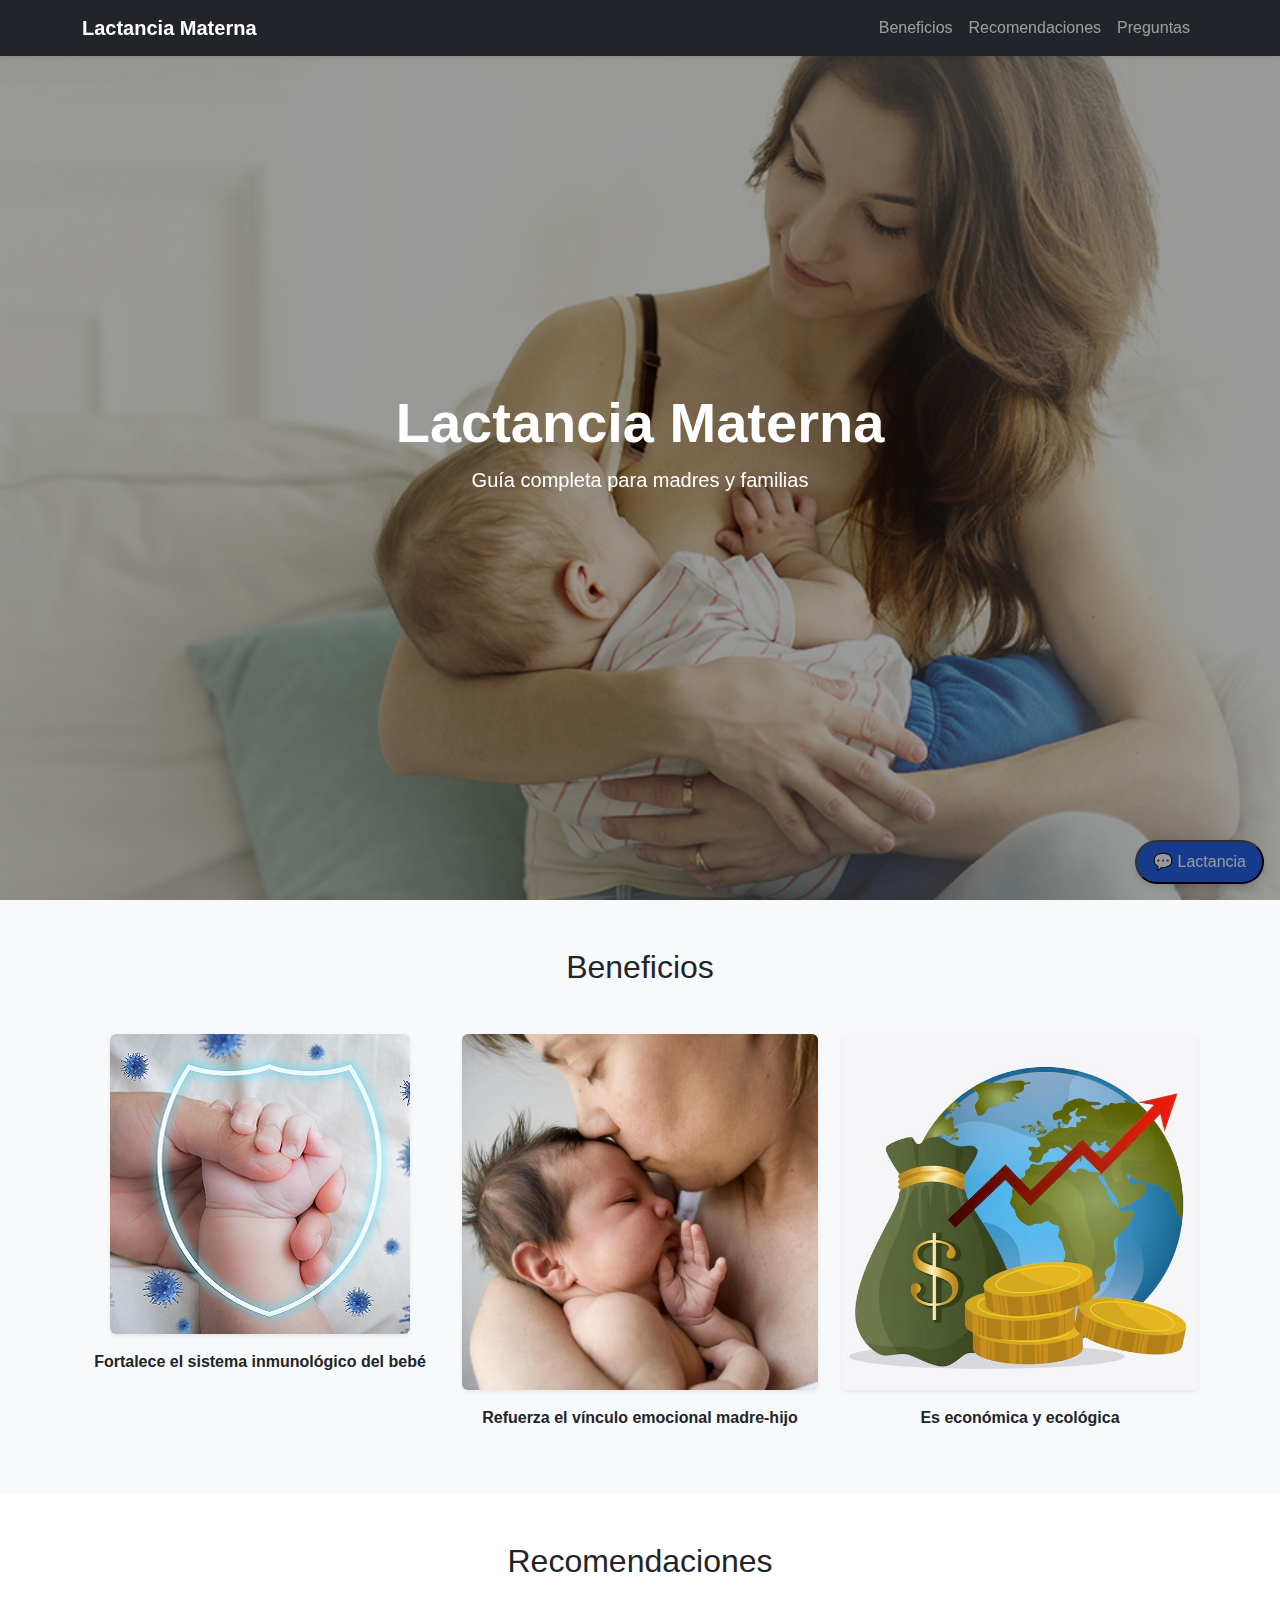
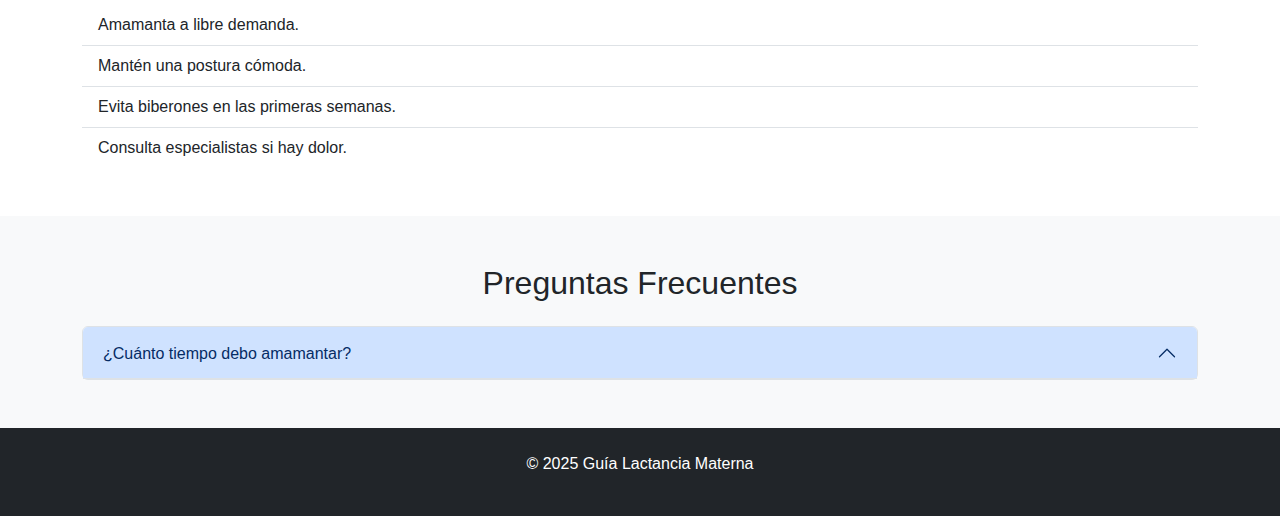
<file: index.html>
<!DOCTYPE html>
<html lang="es">

<head>
    <meta charset="UTF-8" />
    <meta name="viewport" content="width=device-width, initial-scale=1.0" />
    <title>Lactancia Materna</title>
    <link href="https://cdn.jsdelivr.net/npm/bootstrap@5.3.2/dist/css/bootstrap.min.css" rel="stylesheet" />
    <link rel="stylesheet" href="styles.css" />
</head>

<body>
    <!-- Barra de navegación -->
    <nav class="navbar navbar-expand-lg navbar-dark bg-dark fixed-top shadow-sm">
        <div class="container">
            <a class="navbar-brand fw-bold" href="#">Lactancia Materna</a>
            <button class="navbar-toggler" type="button" data-bs-toggle="collapse" data-bs-target="#navbarNav">
                <span class="navbar-toggler-icon"></span>
            </button>
            <div class="collapse navbar-collapse justify-content-end" id="navbarNav">
                <ul class="navbar-nav">
                    <li class="nav-item">
                        <a class="nav-link" href="#beneficios">Beneficios</a>
                    </li>
                    <li class="nav-item">
                        <a class="nav-link" href="#recomendaciones">Recomendaciones</a>
                    </li>
                    <li class="nav-item">
                        <a class="nav-link" href="#faq">Preguntas</a>
                    </li>
                </ul>
            </div>
        </div>
    </nav>

    <!-- Hero con imagen de fondo -->
    <header class="hero-section d-flex align-items-center text-white text-center">
        <div class="container position-relative z-2">
            <h1 class="display-4 fw-bold">Lactancia Materna</h1>
            <p class="lead">Guía completa para madres y familias</p>
        </div>
    </header>

    <!-- Beneficios -->
    <section class="py-5 bg-light" id="beneficios">
        <div class="container">
            <h2 class="text-center mb-5">Beneficios</h2>
            <div class="row g-4">
                <div class="col-md-4 text-center animate-up">
                    <img src="img/inmune.jpg" alt="Sistema inmunológico" class="img-fluid rounded shadow-sm mb-3" />
                    <p class="fw-semibold">Fortalece el sistema inmunológico del bebé</p>
                </div>
                <div class="col-md-4 text-center animate-up delay-1">
                    <img src="img/vinculo.jpg" alt="Vínculo emocional" class="img-fluid rounded shadow-sm mb-3" />
                    <p class="fw-semibold">Refuerza el vínculo emocional madre-hijo</p>
                </div>
                <div class="col-md-4 text-center animate-up delay-2">
                    <img src="img/economia.jpg" alt="Económica y ecológica" class="img-fluid rounded shadow-sm mb-3" />
                    <p class="fw-semibold">Es económica y ecológica</p>
                </div>
            </div>
        </div>
    </section>

    <!-- Recomendaciones -->
    <section class="py-5" id="recomendaciones">
        <div class="container">
            <h2 class="text-center mb-4">Recomendaciones</h2>
            <ul class="list-group list-group-flush animate-fade">
                <li class="list-group-item">Amamanta a libre demanda.</li>
                <li class="list-group-item">Mantén una postura cómoda.</li>
                <li class="list-group-item">Evita biberones en las primeras semanas.</li>
                <li class="list-group-item">Consulta especialistas si hay dolor.</li>
            </ul>
        </div>
    </section>

    <!-- Preguntas frecuentes -->
    <section class="py-5 bg-light" id="faq">
        <div class="container">
            <h2 class="text-center mb-4">Preguntas Frecuentes</h2>
            <div class="accordion" id="faqAccordion">
                <div class="accordion-item">
                    <h2 class="accordion-header" id="q1">
                        <button class="accordion-button" type="button" data-bs-toggle="collapse" data-bs-target="#a1">
                            ¿Cuánto tiempo debo amamantar?
                        </button>
                    </h2>
                    <div id="a1" class="accordion-collapse collapse" data-bs-parent="#faqAccordion">
                        <div class="accordion-body">La OMS recomienda lactancia exclusiva durante los primeros 6 meses.
                        </div>
                    </div>
                </div>
            </div>
        </div>
    </section>

    <!-- Footer -->
    <footer class="text-center py-4 bg-dark text-white">
        <p>&copy; 2025 Guía Lactancia Materna</p>
    </footer>

    <!-- Chatbot flotante -->
    <div class="chat-button-container">
        <button id="chatToggle" class="chat-button">💬 Lactancia</button>
    </div>

    <div id="chatWindow" class="chat-window hidden">
        <div class="chat-title">Pregúntame sobre lactancia</div>
        <input id="userInput" type="text" class="chat-input" placeholder="Escribe tu pregunta..." />
        <div id="chatResponse" class="chat-response"></div>
    </div>
    <script src="chatbot.js"></script>
    <script src="https://cdn.jsdelivr.net/npm/bootstrap@5.3.2/dist/js/bootstrap.bundle.min.js"></script>
    <script src="script.js"></script>
</body>

</html>
</file>
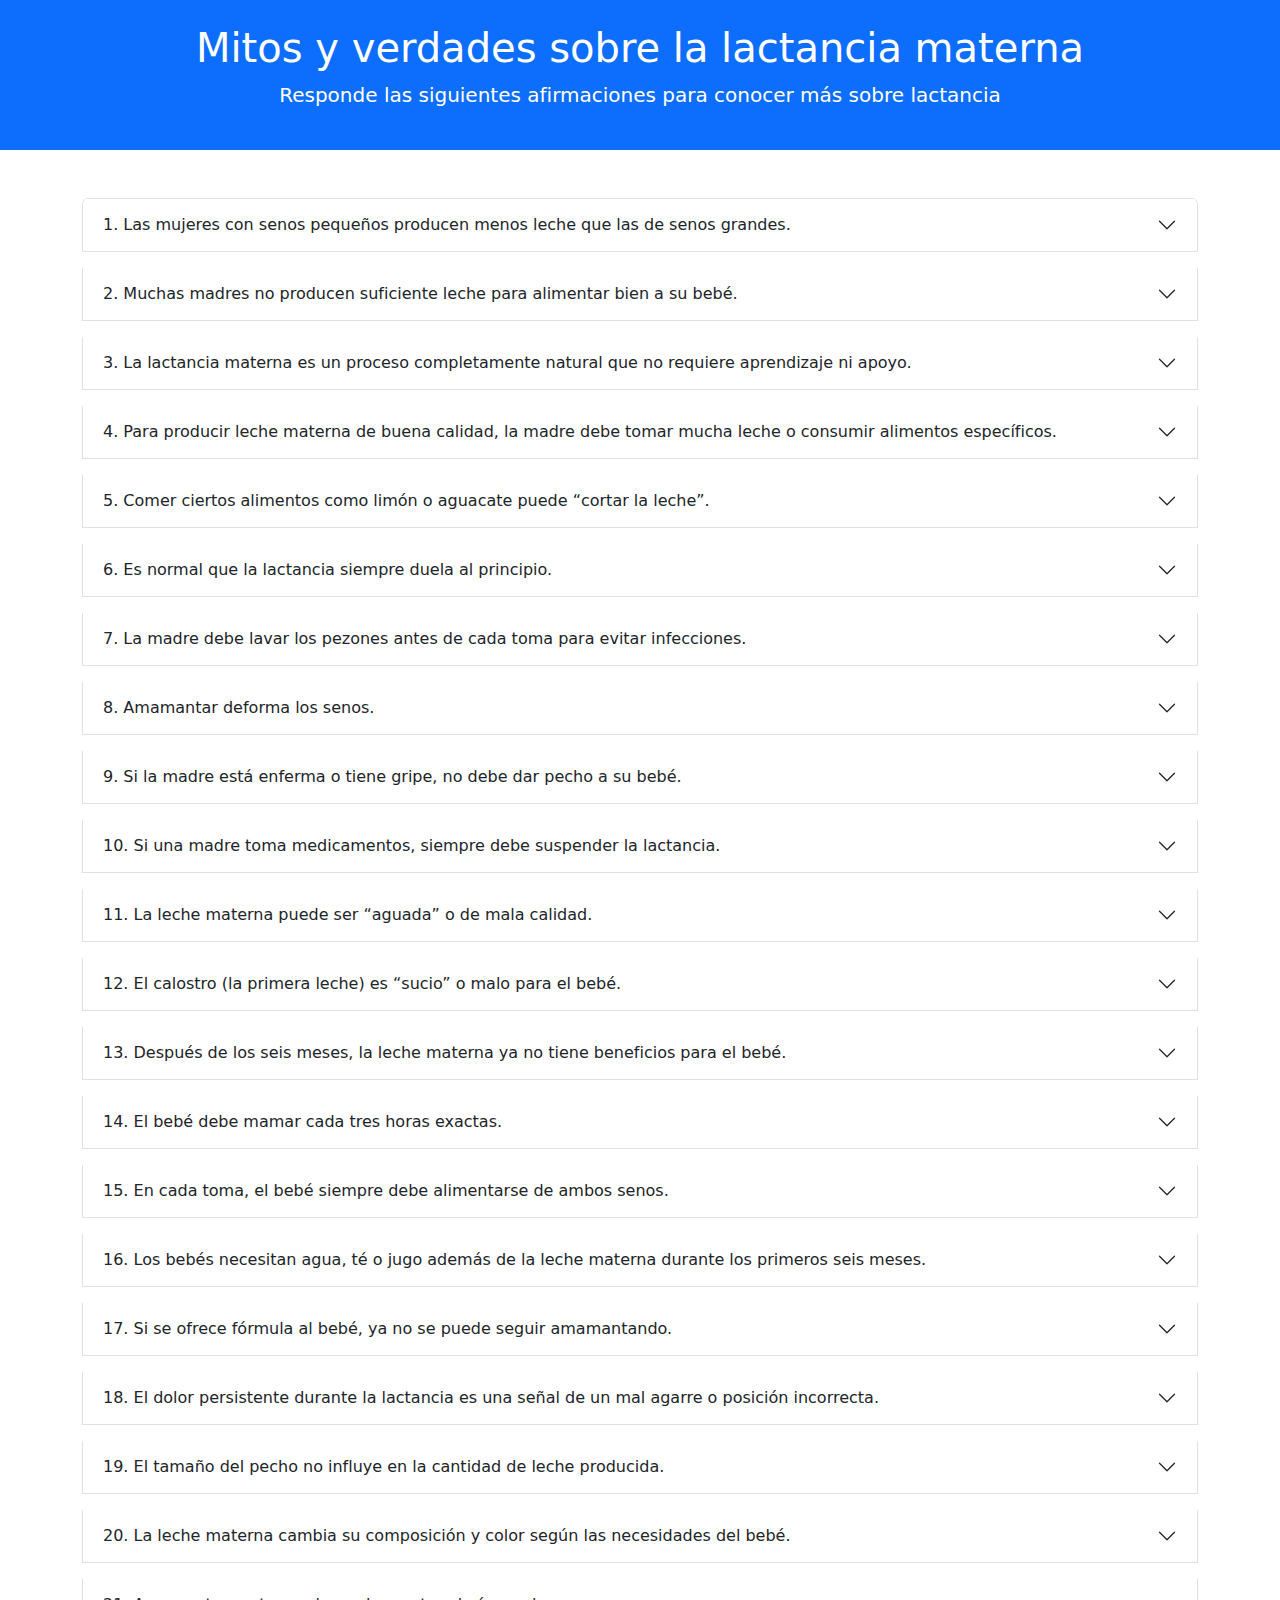
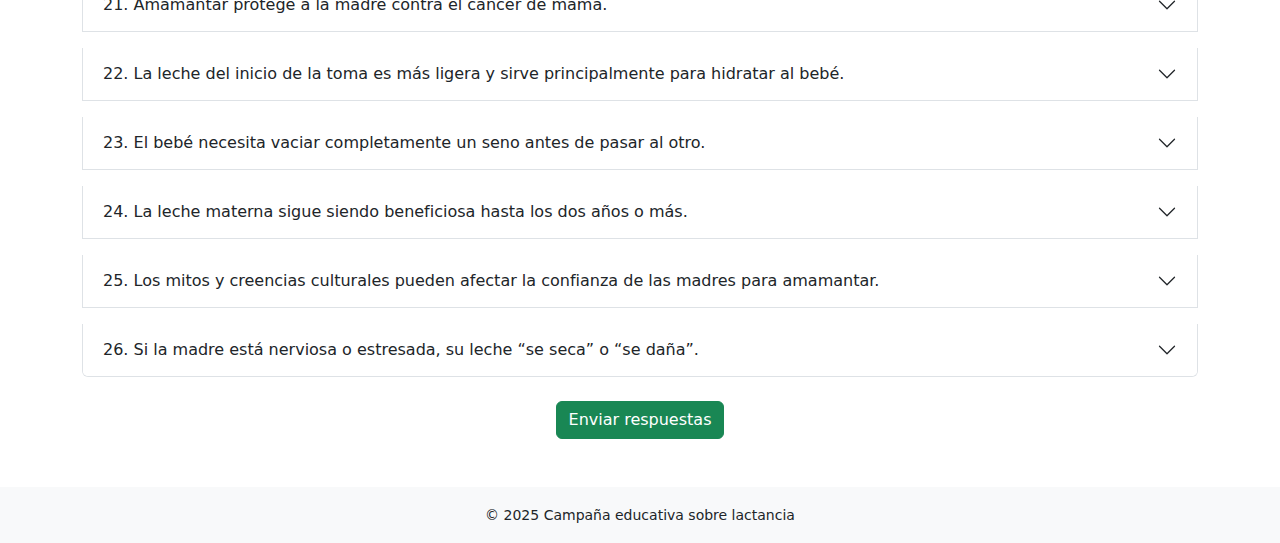
<file: formulario/index.html>
<!DOCTYPE html>
<html lang="es">

<head>
    <meta charset="UTF-8" />
    <meta name="viewport" content="width=device-width, initial-scale=1.0" />
    <title>Mitos sobre la lactancia</title>
    <link href="https://cdn.jsdelivr.net/npm/bootstrap@5.3.2/dist/css/bootstrap.min.css" rel="stylesheet" />
    <link rel="stylesheet" href="styles.css" />
</head>

<body>
    <header class="bg-primary text-white text-center py-4">
        <h1>Mitos y verdades sobre la lactancia materna</h1>
        <p class="lead">Responde las siguientes afirmaciones para conocer más sobre lactancia</p>
    </header>

    <main class="container my-5">
        <form id="lactanciaForm">
            <div class="accordion" id="preguntasAccordion">
                <!-- Las preguntas se insertan dinámicamente desde main.js -->
            </div>
            <div class="text-center mt-4">
                <button type="submit" class="btn btn-success">Enviar respuestas</button>
            </div>
        </form>
    </main>

    <footer class="bg-light text-center py-3">
        <small>© 2025 Campaña educativa sobre lactancia</small>
    </footer>

    <script src="main.js" defer></script>
    <script src="https://cdn.jsdelivr.net/npm/bootstrap@5.3.2/dist/js/bootstrap.bundle.min.js"></script>
</body>

</html>
</file>
<file: styles.css>
/* styles.css */
body {
  font-family: 'Segoe UI', sans-serif;
}

/* Imagen de fondo en el header */
.hero-section {
  background-image: url('/img/amamantando.jpg'); /* reemplaza con el nombre real */
  background-size: cover;
  background-position: center;
  background-repeat: no-repeat;
  min-height: 100vh;
  position: relative;
  color: white;
}

.hero-section::before {
  content: "";
  position: absolute;
  inset: 0;
  background: rgba(0, 0, 0, 0.4); /* oscurece para legibilidad */
  z-index: 1;
}

.hero-section .container {
  position: relative;
  z-index: 2;
}

/* Animaciones */
img {
  max-width: 100%;
  height: auto;
}

.animate-up {
  animation: slideUp 1s ease-out;
  opacity: 0;
  transform: translateY(30px);
  animation-fill-mode: forwards;
}

.animate-up.delay-1 {
  animation-delay: 0.3s;
}
.animate-up.delay-2 {
  animation-delay: 0.6s;
}

@keyframes slideUp {
  to {
    opacity: 1;
    transform: translateY(0);
  }
}

@keyframes fadeIn {
  from { opacity: 0; }
  to { opacity: 1; }
}

/* Botón flotante */
.chat-button-container {
  position: fixed;
  bottom: 1rem;
  right: 1rem;
}

.chat-button {
  background-color: #2563eb;
  color: white;
  padding: 0.5rem 1rem;
  border-radius: 9999px;
  box-shadow: 0 4px 6px rgba(0, 0, 0, 0.1);
  font-size: 1rem;
  cursor: pointer;
}

/* Ventana del chatbot */
.chat-window {
  position: fixed;
  bottom: 6rem;
  right: 1rem;
  width: 20rem;
  background-color: white;
  border: 1px solid #e5e7eb;
  border-radius: 0.5rem;
  box-shadow: 0 4px 12px rgba(0, 0, 0, 0.15);
  padding: 1rem;
}

.hidden {
  display: none;
}

.chat-title {
  font-size: 1.125rem;
  font-weight: 600;
  margin-bottom: 0.5rem;
}

.chat-input {
  width: 100%;
  border: 1px solid #d1d5db;
  padding: 0.5rem;
  margin-bottom: 0.5rem;
  border-radius: 0.375rem;
}

.chat-response {
  font-size: 0.875rem;
  color: #374151;
}
</file>
<file: formulario/styles.css>
.feedback {
  font-weight: 500;
  transition: all 0.3s ease-in-out;
}
</file>
